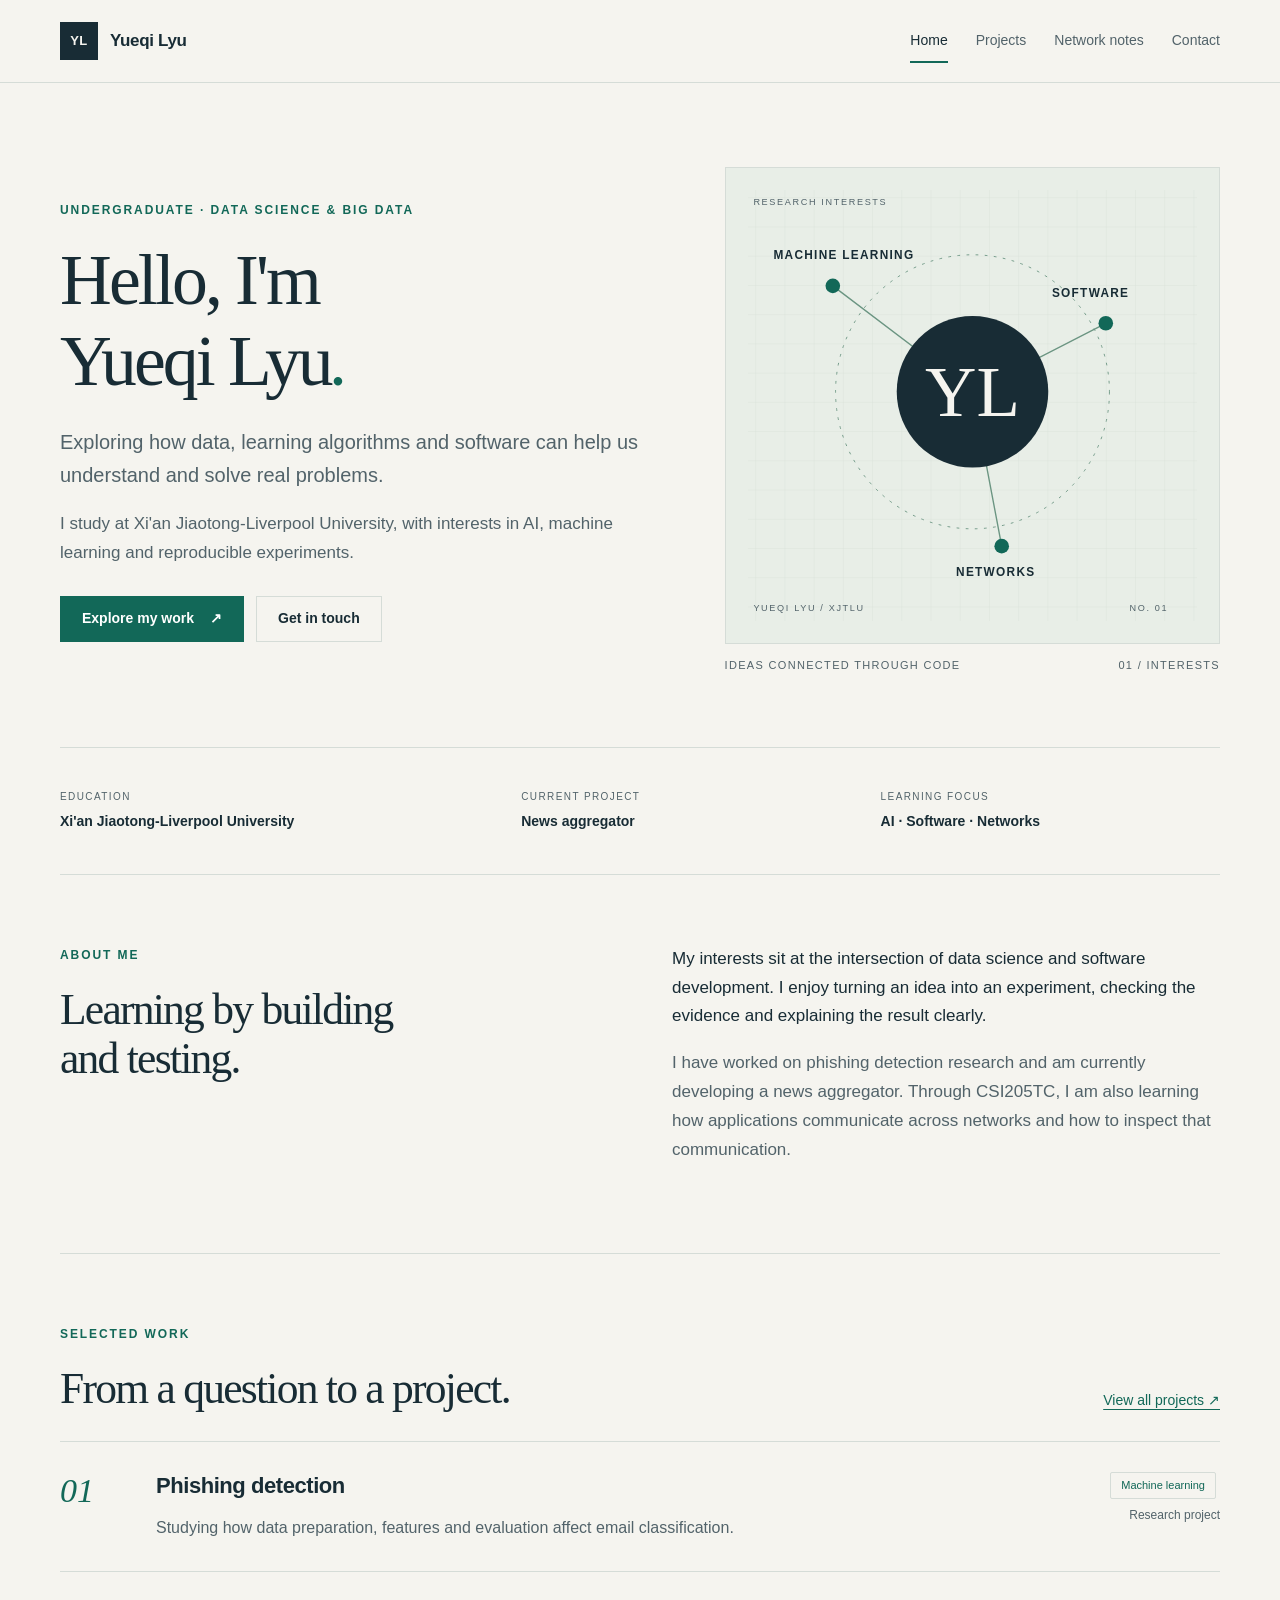
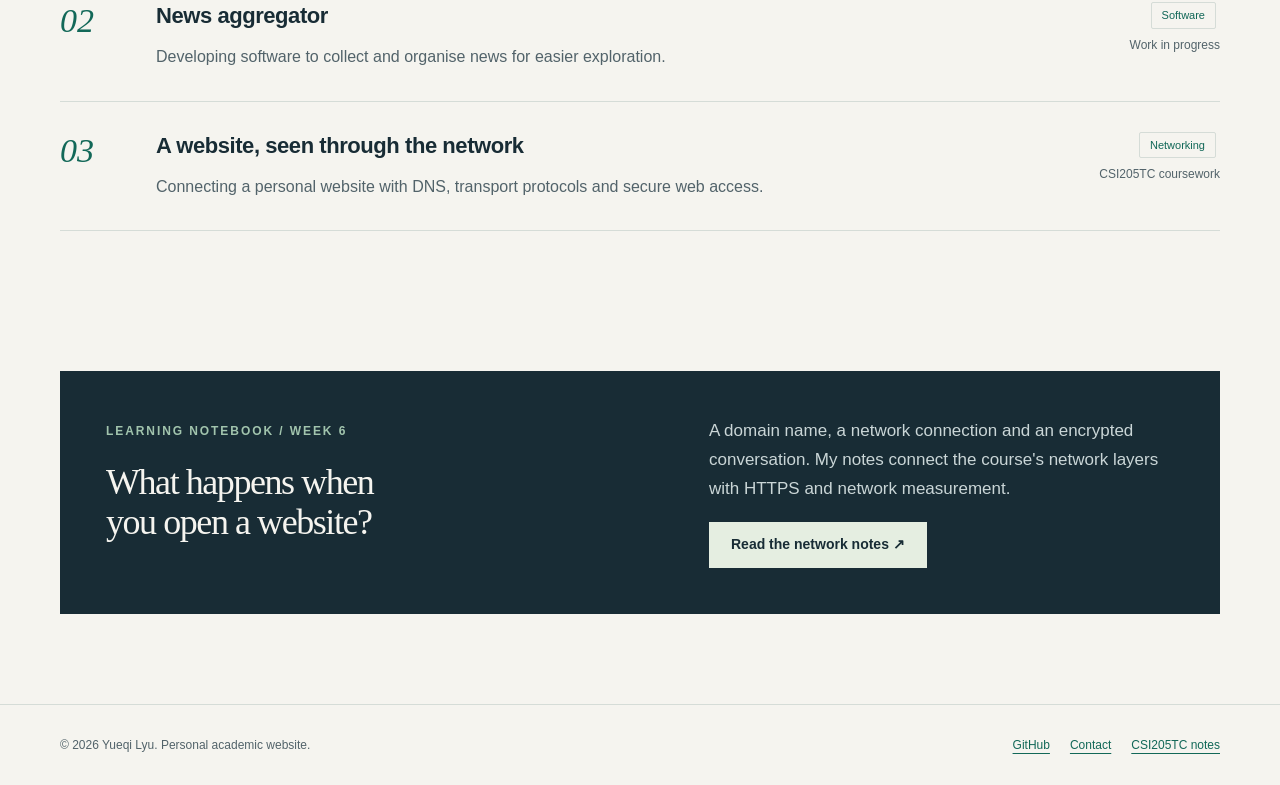
<file: index.html>
<!DOCTYPE html>
<html lang="en">
<head>
  <meta charset="UTF-8">
  <meta name="viewport" content="width=device-width, initial-scale=1">
  <title>Home | Yueqi Lyu</title>
  <meta name="description" content="Yueqi Lyu, an undergraduate at XJTLU exploring machine learning, software development and computer networks.">
  <meta name="theme-color" content="#182c35">
  <meta name="referrer" content="strict-origin-when-cross-origin">
  <link rel="icon" href="assets/favicon.svg" type="image/svg+xml">
  <link rel="stylesheet" href="css/style.css">
  <script src="js/main.js" defer></script>
</head>
<body>
<a class="skip-link" href="#main">Skip to content</a>
<header class="site-header">
  <div class="wrap header-inner">
    <a class="brand" href="index.html" aria-label="Yueqi Lyu, home"><span class="brand-mark" aria-hidden="true">YL</span>Yueqi Lyu</a>
    <button class="menu-toggle" type="button" aria-expanded="false" aria-controls="site-nav">Menu</button>
    <nav class="site-nav" id="site-nav" aria-label="Main navigation"><ul class="nav-list"><li><a href="index.html" aria-current="page">Home</a></li><li><a href="projects.html">Projects</a></li><li><a href="network.html">Network notes</a></li><li><a href="contact.html">Contact</a></li></ul></nav>
  </div>
</header>
<main class="wrap" id="main">

<!-- Personal information is deliberately written in HTML for easy editing. -->
<section class="hero" aria-labelledby="home-title">
  <div>
    <p class="eyebrow">Undergraduate · Data Science &amp; Big Data</p>
    <h1 id="home-title">Hello, I'm<br>Yueqi Lyu<span class="hero-title-note">.</span></h1>
    <p class="lead">Exploring how data, learning algorithms and software can help us understand and solve real problems.</p>
    <p class="muted">I study at Xi'an Jiaotong-Liverpool University, with interests in AI, machine learning and reproducible experiments.</p>
    <div class="actions"><a class="button" href="projects.html">Explore my work <span aria-hidden="true">↗</span></a><a class="button secondary" href="contact.html">Get in touch</a></div>
  </div>
  <figure class="hero-figure"><img src="assets/research-map.svg" width="540" height="520" alt="A conceptual map linking Yueqi Lyu's interests in machine learning, software and networks."><figcaption><span>Ideas connected through code</span><span>01 / Interests</span></figcaption></figure>
</section>
<div class="meta-strip" aria-label="Profile summary">
  <dl><dt>Education</dt><dd>Xi'an Jiaotong-Liverpool University</dd></dl>
  <dl><dt>Current project</dt><dd>News aggregator</dd></dl>
  <dl><dt>Learning focus</dt><dd>AI · Software · Networks</dd></dl>
</div>
<section class="section two-col" id="about" aria-labelledby="about-title">
  <div><p class="eyebrow">About me</p><h2 id="about-title">Learning by building<br>and testing.</h2></div>
  <div><p>My interests sit at the intersection of data science and software development. I enjoy turning an idea into an experiment, checking the evidence and explaining the result clearly.</p><p class="muted">I have worked on phishing detection research and am currently developing a news aggregator. Through CSI205TC, I am also learning how applications communicate across networks and how to inspect that communication.</p></div>
</section>
<section class="section rule-top" aria-labelledby="work-title">
  <div class="section-heading"><div><p class="eyebrow">Selected work</p><h2 id="work-title">From a question to a project.</h2></div><a href="projects.html">View all projects ↗</a></div>
  <div class="project-list">
    <article class="project-row"><span class="project-number" aria-hidden="true">01</span><div><h3><a href="projects.html#phishing">Phishing detection</a></h3><p>Studying how data preparation, features and evaluation affect email classification.</p></div><div class="project-meta"><span class="tag">Machine learning</span><br>Research project</div></article>
    <article class="project-row"><span class="project-number" aria-hidden="true">02</span><div><h3><a href="projects.html#news">News aggregator</a></h3><p>Developing software to collect and organise news for easier exploration.</p></div><div class="project-meta"><span class="tag">Software</span><br>Work in progress</div></article>
    <article class="project-row"><span class="project-number" aria-hidden="true">03</span><div><h3><a href="projects.html#networking">A website, seen through the network</a></h3><p>Connecting a personal website with DNS, transport protocols and secure web access.</p></div><div class="project-meta"><span class="tag">Networking</span><br>CSI205TC coursework</div></article>
  </div>
</section>
<section class="section" aria-labelledby="network-intro"><div class="note-panel"><div><p class="eyebrow">Learning notebook / Week 6</p><h2 id="network-intro">What happens when<br>you open a website?</h2></div><div><p>A domain name, a network connection and an encrypted conversation. My notes connect the course's network layers with HTTPS and network measurement.</p><a class="button" href="network.html">Read the network notes ↗</a></div></div></section>

</main>
<footer class="site-footer">
  <div class="wrap footer-inner">
    <p>&copy; 2026 Yueqi Lyu. Personal academic website.</p>
    <div class="footer-links"><a href="https://github.com/Yuelyu24">GitHub</a><a href="contact.html">Contact</a><a href="network.html">CSI205TC notes</a></div>
  </div>
</footer>
</body>
</html>
</file>
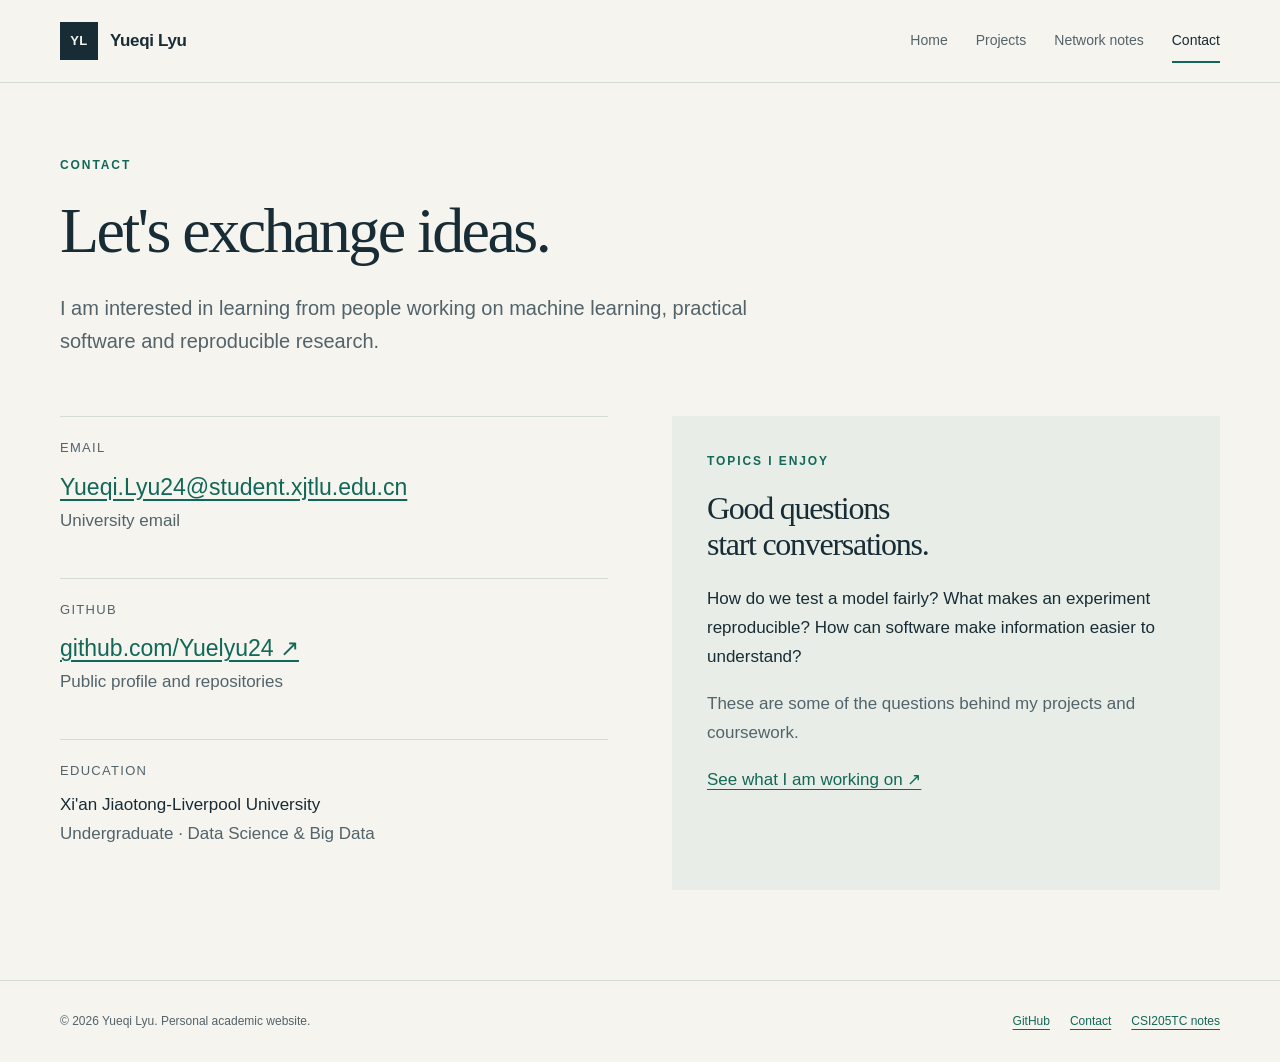
<file: contact.html>
<!DOCTYPE html>
<html lang="en">
<head>
  <meta charset="UTF-8">
  <meta name="viewport" content="width=device-width, initial-scale=1">
  <title>Contact | Yueqi Lyu</title>
  <meta name="description" content="Contact Yueqi Lyu about machine learning, reproducible experiments and software development.">
  <meta name="theme-color" content="#182c35">
  <meta name="referrer" content="strict-origin-when-cross-origin">
  <link rel="icon" href="assets/favicon.svg" type="image/svg+xml">
  <link rel="stylesheet" href="css/style.css">
  <script src="js/main.js" defer></script>
</head>
<body>
<a class="skip-link" href="#main">Skip to content</a>
<header class="site-header">
  <div class="wrap header-inner">
    <a class="brand" href="index.html" aria-label="Yueqi Lyu, home"><span class="brand-mark" aria-hidden="true">YL</span>Yueqi Lyu</a>
    <button class="menu-toggle" type="button" aria-expanded="false" aria-controls="site-nav">Menu</button>
    <nav class="site-nav" id="site-nav" aria-label="Main navigation"><ul class="nav-list"><li><a href="index.html">Home</a></li><li><a href="projects.html">Projects</a></li><li><a href="network.html">Network notes</a></li><li><a href="contact.html" aria-current="page">Contact</a></li></ul></nav>
  </div>
</header>
<main class="wrap" id="main">

<header class="page-heading"><p class="eyebrow">Contact</p><h1>Let's exchange ideas.</h1><p class="lead">I am interested in learning from people working on machine learning, practical software and reproducible research.</p></header>
<div class="contact-grid"><div>
  <section class="contact-entry" aria-labelledby="email-title"><h2 id="email-title">Email</h2><a href="mailto:Yueqi.Lyu24@student.xjtlu.edu.cn">Yueqi.Lyu24@student.xjtlu.edu.cn</a><p class="muted">University email</p></section>
  <section class="contact-entry" aria-labelledby="github-title"><h2 id="github-title">GitHub</h2><a href="https://github.com/Yuelyu24">github.com/Yuelyu24 ↗</a><p class="muted">Public profile and repositories</p></section>
  <section class="contact-entry" aria-labelledby="university-title"><h2 id="university-title">Education</h2><p>Xi'an Jiaotong-Liverpool University<br><span class="muted">Undergraduate · Data Science &amp; Big Data</span></p></section>
</div><aside class="contact-aside"><p class="eyebrow">Topics I enjoy</p><h2>Good questions<br>start conversations.</h2><p>How do we test a model fairly? What makes an experiment reproducible? How can software make information easier to understand?</p><p class="muted">These are some of the questions behind my projects and coursework.</p><a href="projects.html">See what I am working on ↗</a></aside></div>

</main>
<footer class="site-footer">
  <div class="wrap footer-inner">
    <p>&copy; 2026 Yueqi Lyu. Personal academic website.</p>
    <div class="footer-links"><a href="https://github.com/Yuelyu24">GitHub</a><a href="contact.html">Contact</a><a href="network.html">CSI205TC notes</a></div>
  </div>
</footer>
</body>
</html>
</file>
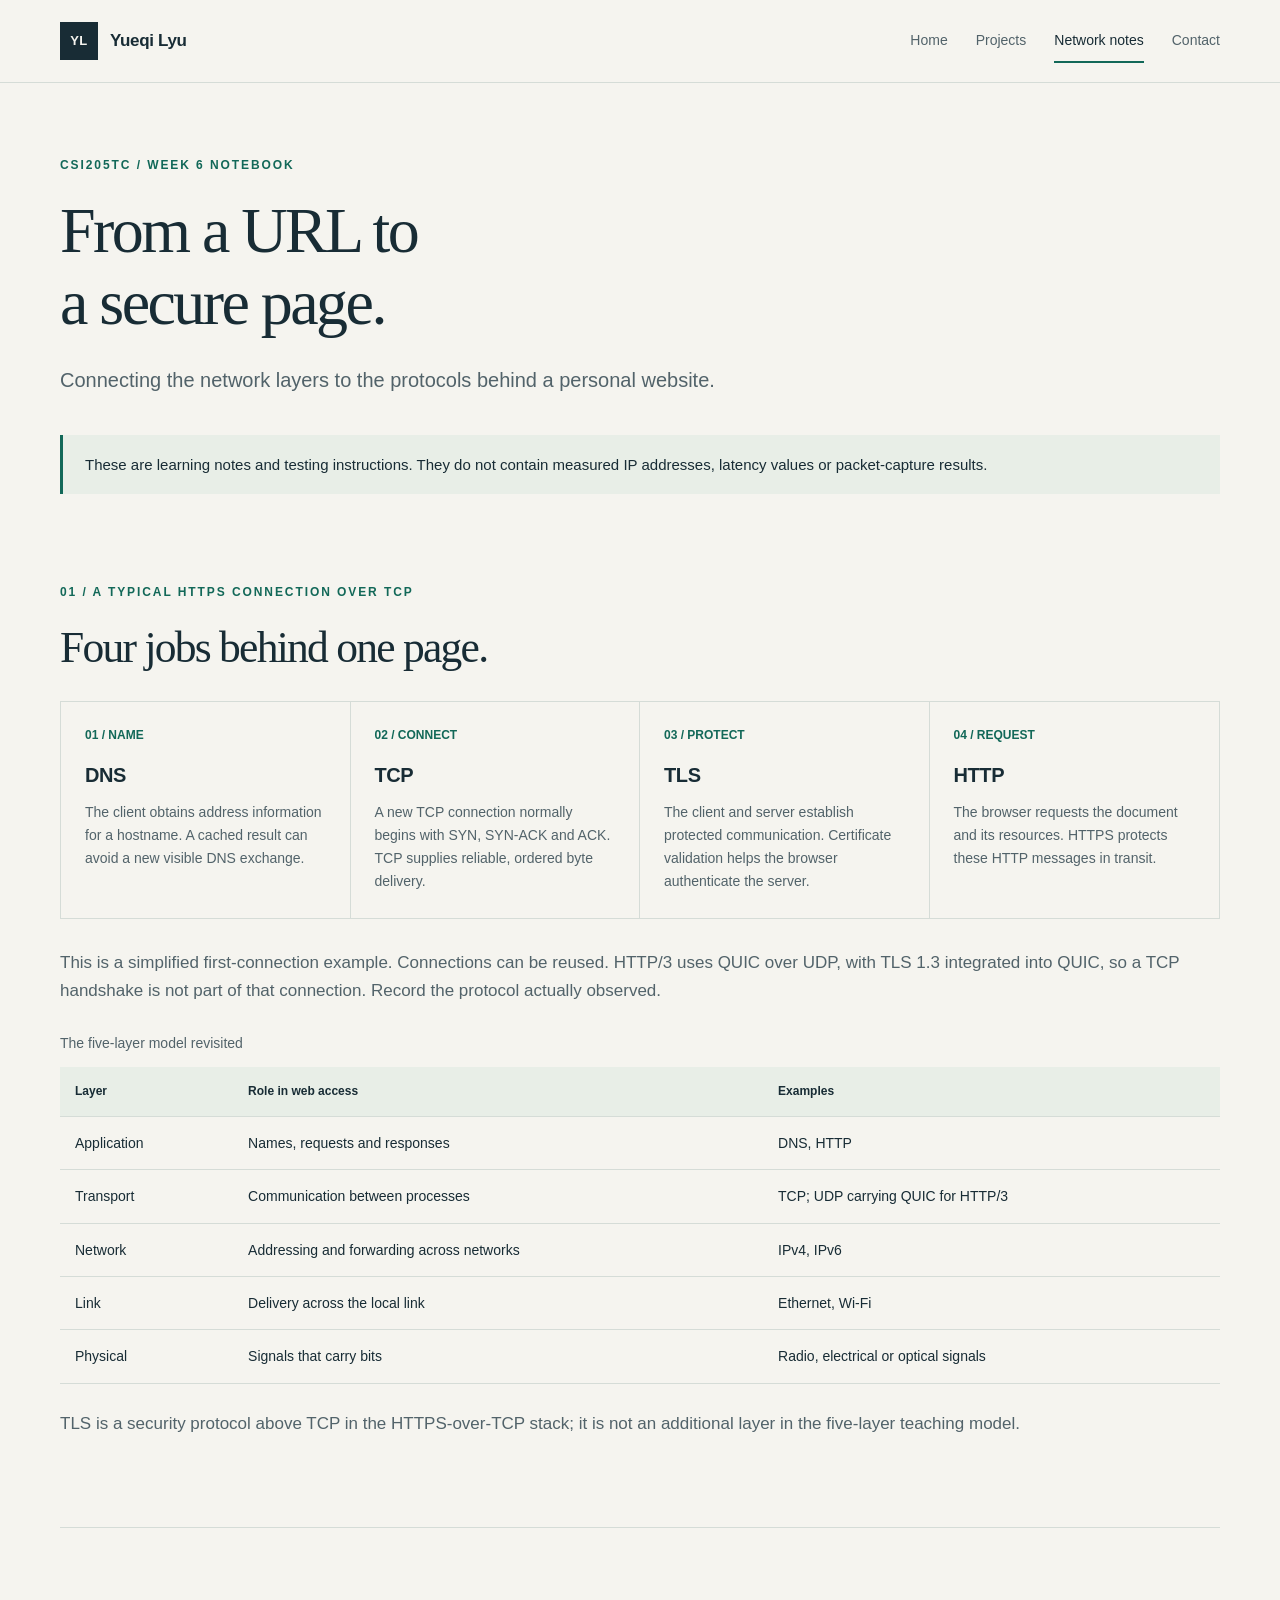
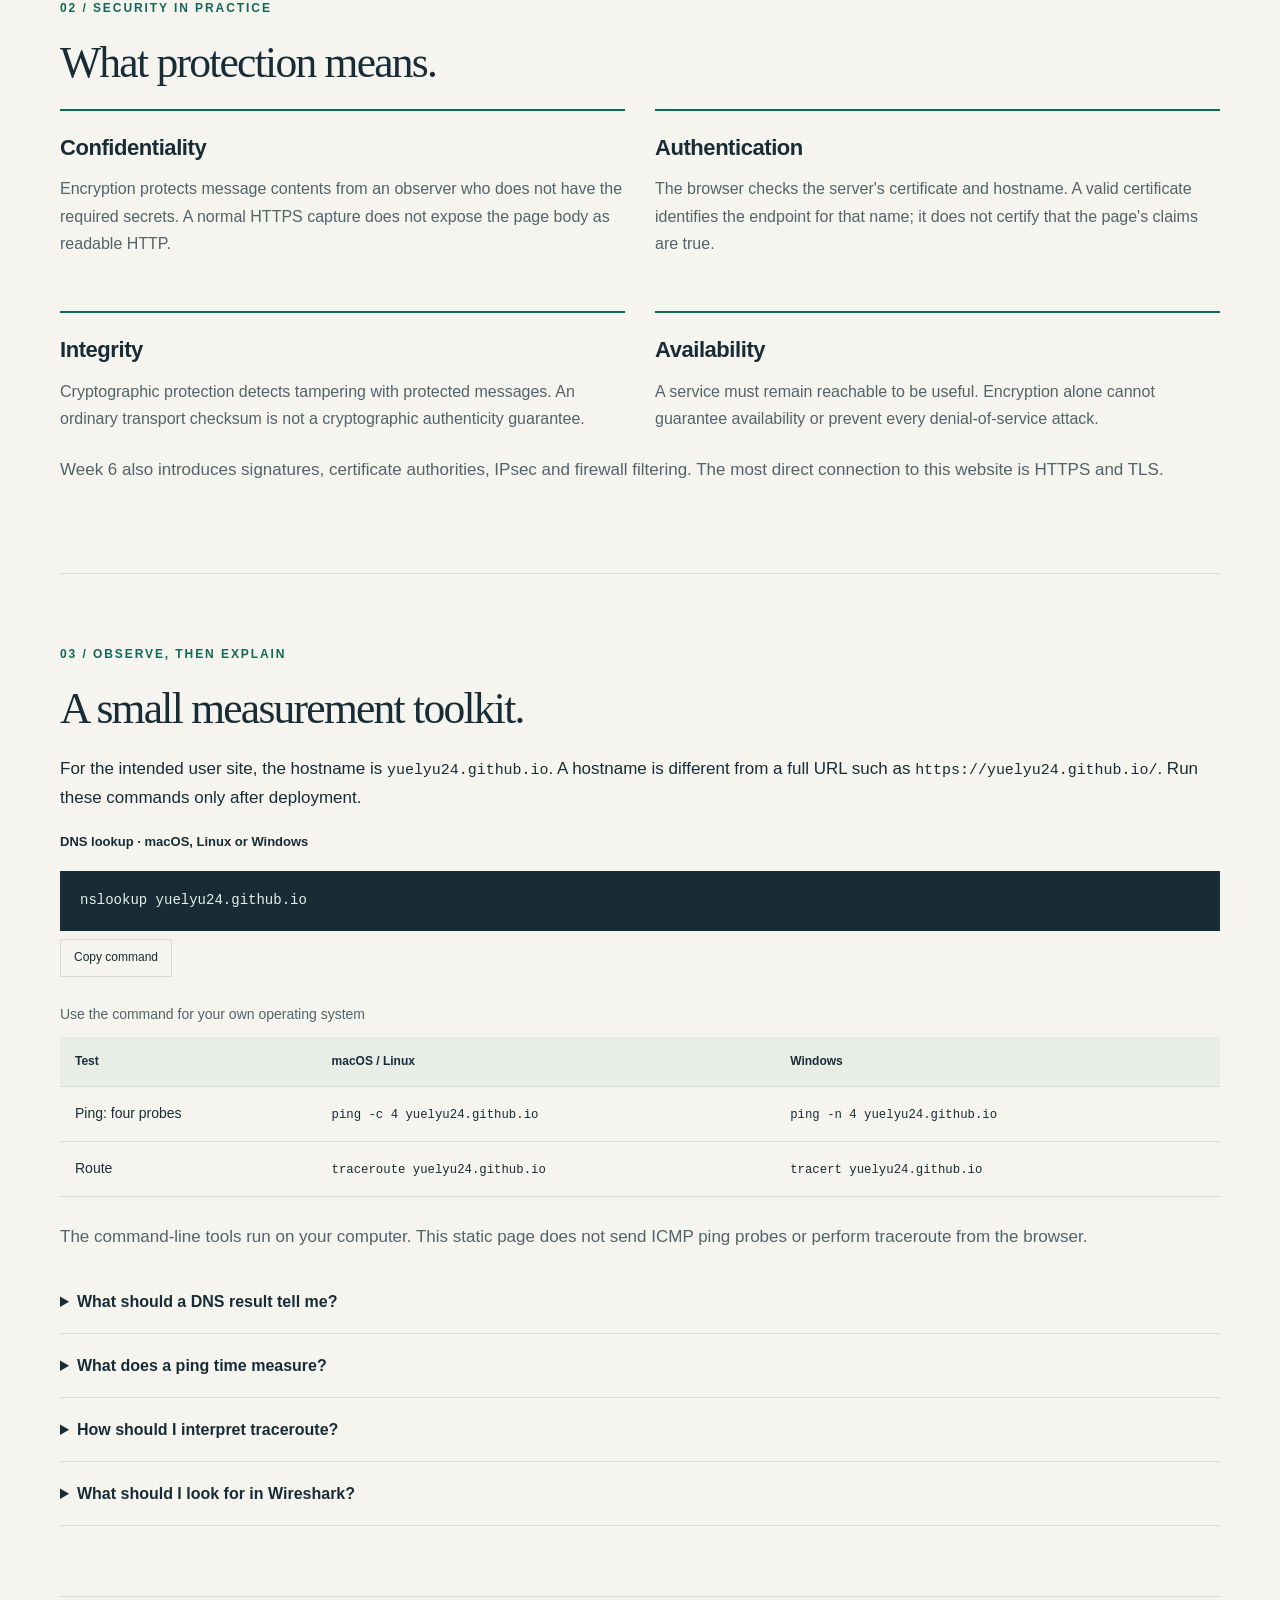
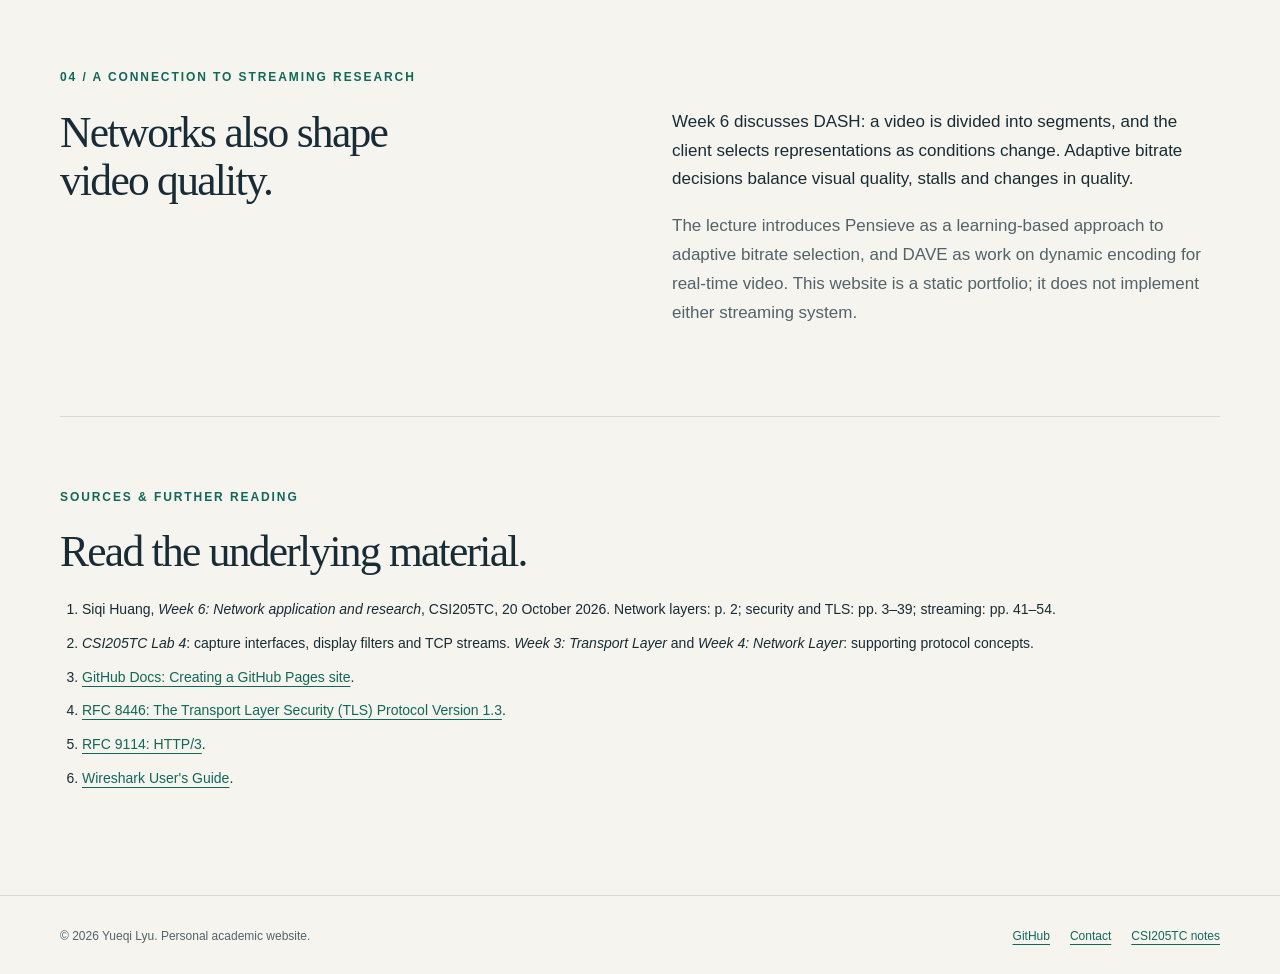
<file: network.html>
<!DOCTYPE html>
<html lang="en">
<head>
  <meta charset="UTF-8">
  <meta name="viewport" content="width=device-width, initial-scale=1">
  <title>Network notes | Yueqi Lyu</title>
  <meta name="description" content="A CSI205TC learning notebook on DNS, TCP, HTTPS, TLS and practical network analysis.">
  <meta name="theme-color" content="#182c35">
  <meta name="referrer" content="strict-origin-when-cross-origin">
  <link rel="icon" href="assets/favicon.svg" type="image/svg+xml">
  <link rel="stylesheet" href="css/style.css">
  <script src="js/main.js" defer></script>
</head>
<body>
<a class="skip-link" href="#main">Skip to content</a>
<header class="site-header">
  <div class="wrap header-inner">
    <a class="brand" href="index.html" aria-label="Yueqi Lyu, home"><span class="brand-mark" aria-hidden="true">YL</span>Yueqi Lyu</a>
    <button class="menu-toggle" type="button" aria-expanded="false" aria-controls="site-nav">Menu</button>
    <nav class="site-nav" id="site-nav" aria-label="Main navigation"><ul class="nav-list"><li><a href="index.html">Home</a></li><li><a href="projects.html">Projects</a></li><li><a href="network.html" aria-current="page">Network notes</a></li><li><a href="contact.html">Contact</a></li></ul></nav>
  </div>
</header>
<main class="wrap" id="main">

<header class="page-heading"><p class="eyebrow">CSI205TC / Week 6 notebook</p><h1>From a URL to<br>a secure page.</h1><p class="lead">Connecting the network layers to the protocols behind a personal website.</p></header>
<p class="callout">These are learning notes and testing instructions. They do not contain measured IP addresses, latency values or packet-capture results.</p>
<section class="section" aria-labelledby="journey-title"><p class="eyebrow">01 / A typical HTTPS connection over TCP</p><h2 id="journey-title">Four jobs behind one page.</h2>
  <div class="protocol-grid">
    <article class="protocol-step"><p class="number">01 / NAME</p><h3>DNS</h3><p>The client obtains address information for a hostname. A cached result can avoid a new visible DNS exchange.</p></article>
    <article class="protocol-step"><p class="number">02 / CONNECT</p><h3>TCP</h3><p>A new TCP connection normally begins with SYN, SYN-ACK and ACK. TCP supplies reliable, ordered byte delivery.</p></article>
    <article class="protocol-step"><p class="number">03 / PROTECT</p><h3>TLS</h3><p>The client and server establish protected communication. Certificate validation helps the browser authenticate the server.</p></article>
    <article class="protocol-step"><p class="number">04 / REQUEST</p><h3>HTTP</h3><p>The browser requests the document and its resources. HTTPS protects these HTTP messages in transit.</p></article>
  </div>
  <p class="muted">This is a simplified first-connection example. Connections can be reused. HTTP/3 uses QUIC over UDP, with TLS 1.3 integrated into QUIC, so a TCP handshake is not part of that connection. Record the protocol actually observed.</p>
  <div class="table-scroll"><table><caption>The five-layer model revisited</caption><thead><tr><th scope="col">Layer</th><th scope="col">Role in web access</th><th scope="col">Examples</th></tr></thead><tbody>
  <tr><td>Application</td><td>Names, requests and responses</td><td>DNS, HTTP</td></tr><tr><td>Transport</td><td>Communication between processes</td><td>TCP; UDP carrying QUIC for HTTP/3</td></tr><tr><td>Network</td><td>Addressing and forwarding across networks</td><td>IPv4, IPv6</td></tr><tr><td>Link</td><td>Delivery across the local link</td><td>Ethernet, Wi-Fi</td></tr><tr><td>Physical</td><td>Signals that carry bits</td><td>Radio, electrical or optical signals</td></tr>
  </tbody></table></div><p class="muted">TLS is a security protocol above TCP in the HTTPS-over-TCP stack; it is not an additional layer in the five-layer teaching model.</p>
</section>
<section class="section rule-top" aria-labelledby="security-title"><p class="eyebrow">02 / Security in practice</p><h2 id="security-title">What protection means.</h2><div class="concept-grid">
  <article class="concept"><h3>Confidentiality</h3><p>Encryption protects message contents from an observer who does not have the required secrets. A normal HTTPS capture does not expose the page body as readable HTTP.</p></article>
  <article class="concept"><h3>Authentication</h3><p>The browser checks the server's certificate and hostname. A valid certificate identifies the endpoint for that name; it does not certify that the page's claims are true.</p></article>
  <article class="concept"><h3>Integrity</h3><p>Cryptographic protection detects tampering with protected messages. An ordinary transport checksum is not a cryptographic authenticity guarantee.</p></article>
  <article class="concept"><h3>Availability</h3><p>A service must remain reachable to be useful. Encryption alone cannot guarantee availability or prevent every denial-of-service attack.</p></article>
</div><p class="muted">Week 6 also introduces signatures, certificate authorities, IPsec and firewall filtering. The most direct connection to this website is HTTPS and TLS.</p></section>
<section class="section rule-top" aria-labelledby="measure-title"><p class="eyebrow">03 / Observe, then explain</p><h2 id="measure-title">A small measurement toolkit.</h2><p>For the intended user site, the hostname is <code>yuelyu24.github.io</code>. A hostname is different from a full URL such as <code>https://yuelyu24.github.io/</code>. Run these commands only after deployment.</p>
<div class="command-block"><p class="command-label">DNS lookup · macOS, Linux or Windows</p><pre><code id="dns-command">nslookup yuelyu24.github.io</code></pre><button class="copy-button" type="button" data-copy-target="dns-command" hidden>Copy command</button><span class="copy-status" role="status" aria-live="polite"></span></div>
<div class="table-scroll"><table><caption>Use the command for your own operating system</caption><thead><tr><th scope="col">Test</th><th scope="col">macOS / Linux</th><th scope="col">Windows</th></tr></thead><tbody><tr><td>Ping: four probes</td><td><code>ping -c 4 yuelyu24.github.io</code></td><td><code>ping -n 4 yuelyu24.github.io</code></td></tr><tr><td>Route</td><td><code>traceroute yuelyu24.github.io</code></td><td><code>tracert yuelyu24.github.io</code></td></tr></tbody></table></div>
<p class="muted">The command-line tools run on your computer. This static page does not send ICMP ping probes or perform traceroute from the browser.</p>
<details><summary>What should a DNS result tell me?</summary><p>Distinguish the resolver's address from the website's returned addresses. Record any A and AAAA answers, the query time and the address the browser actually used. Shared hosting can return several addresses, and a later answer can differ.</p></details>
<details><summary>What does a ping time measure?</summary><p>It is a round-trip observation for an ICMP Echo exchange, not the full page-load time. Report sent and received counts, loss and available RTT statistics. If all probes time out, report the timeout; it does not by itself prove that HTTPS is unavailable.</p></details>
<details><summary>How should I interpret traceroute?</summary><p>It probes with increasing TTL or Hop Limit to reveal responding hops. An asterisk means no response arrived within that probe's wait period. Filtering, rate limits and routing changes can make the observed route incomplete.</p></details>
<details><summary>What should I look for in Wireshark?</summary><p>Start the capture before opening the site. Use the active interface, identify the server address and inspect the relevant stream. For a TCP-based HTTPS session, look for the handshake and TLS traffic. HTTP/3 may appear as QUIC over UDP instead. Browser developer tools can show HTTP request details that are encrypted in the packet capture.</p></details>
</section>
<section class="section rule-top" aria-labelledby="stream-title"><p class="eyebrow">04 / A connection to streaming research</p><div class="two-col"><div><h2 id="stream-title">Networks also shape<br>video quality.</h2></div><div><p>Week 6 discusses DASH: a video is divided into segments, and the client selects representations as conditions change. Adaptive bitrate decisions balance visual quality, stalls and changes in quality.</p><p class="muted">The lecture introduces Pensieve as a learning-based approach to adaptive bitrate selection, and DAVE as work on dynamic encoding for real-time video. This website is a static portfolio; it does not implement either streaming system.</p></div></div></section>
<section class="section rule-top" aria-labelledby="references-title"><p class="eyebrow">Sources &amp; further reading</p><h2 id="references-title">Read the underlying material.</h2><ol class="references">
  <li>Siqi Huang, <cite>Week 6: Network application and research</cite>, CSI205TC, 20 October 2026. Network layers: p. 2; security and TLS: pp. 3–39; streaming: pp. 41–54.</li>
  <li><cite>CSI205TC Lab 4</cite>: capture interfaces, display filters and TCP streams. <cite>Week 3: Transport Layer</cite> and <cite>Week 4: Network Layer</cite>: supporting protocol concepts.</li>
  <li><a href="https://docs.github.com/en/pages/getting-started-with-github-pages/creating-a-github-pages-site">GitHub Docs: Creating a GitHub Pages site</a>.</li>
  <li><a href="https://www.rfc-editor.org/rfc/rfc8446">RFC 8446: The Transport Layer Security (TLS) Protocol Version 1.3</a>.</li>
  <li><a href="https://www.rfc-editor.org/rfc/rfc9114">RFC 9114: HTTP/3</a>.</li>
  <li><a href="https://www.wireshark.org/docs/wsug_html_chunked/">Wireshark User's Guide</a>.</li>
</ol></section>

</main>
<footer class="site-footer">
  <div class="wrap footer-inner">
    <p>&copy; 2026 Yueqi Lyu. Personal academic website.</p>
    <div class="footer-links"><a href="https://github.com/Yuelyu24">GitHub</a><a href="contact.html">Contact</a><a href="network.html">CSI205TC notes</a></div>
  </div>
</footer>
</body>
</html>
</file>
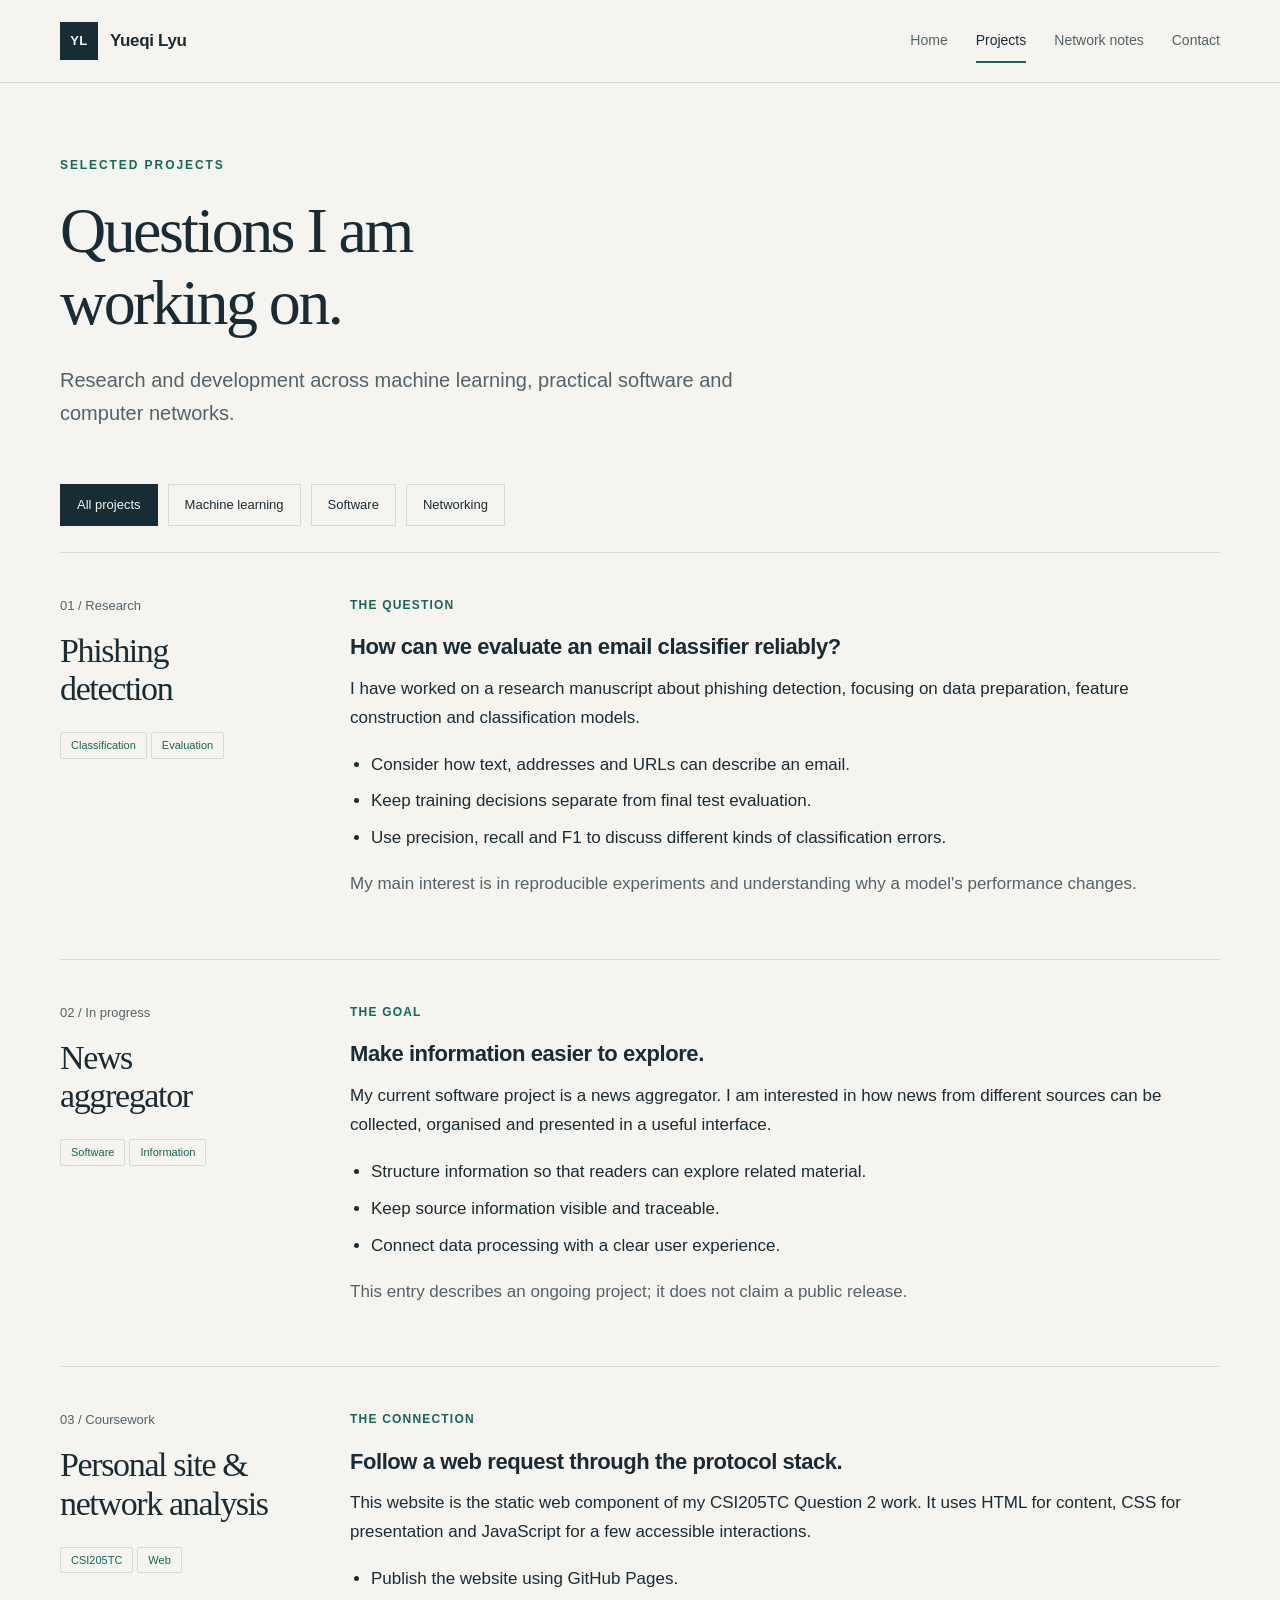
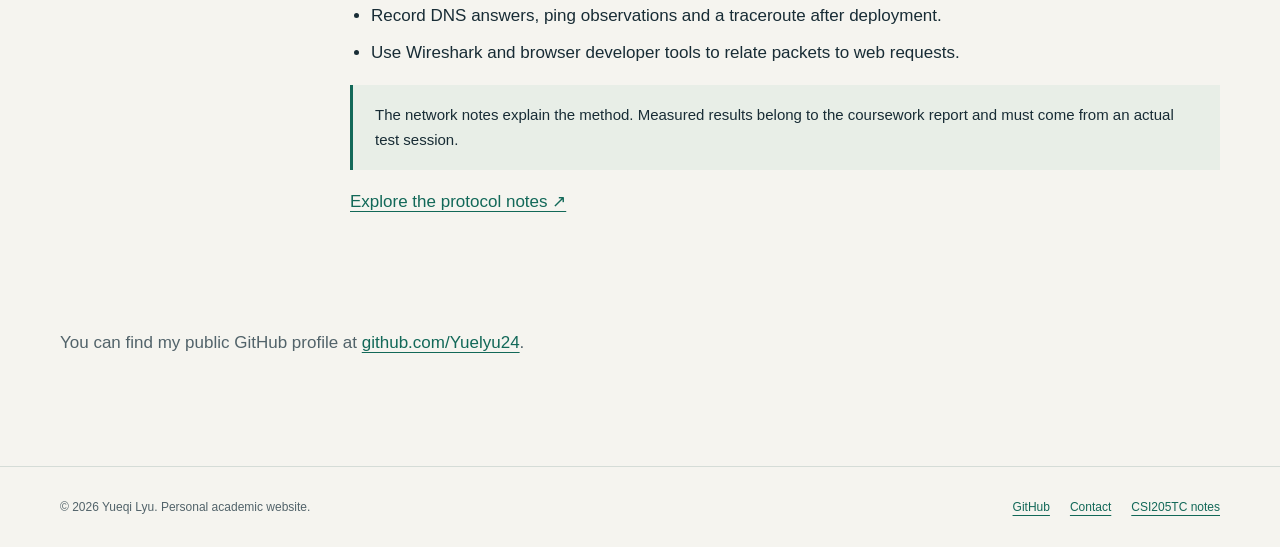
<file: projects.html>
<!DOCTYPE html>
<html lang="en">
<head>
  <meta charset="UTF-8">
  <meta name="viewport" content="width=device-width, initial-scale=1">
  <title>Projects | Yueqi Lyu</title>
  <meta name="description" content="Selected projects in phishing detection, news aggregation and network analysis by Yueqi Lyu.">
  <meta name="theme-color" content="#182c35">
  <meta name="referrer" content="strict-origin-when-cross-origin">
  <link rel="icon" href="assets/favicon.svg" type="image/svg+xml">
  <link rel="stylesheet" href="css/style.css">
  <script src="js/main.js" defer></script>
</head>
<body>
<a class="skip-link" href="#main">Skip to content</a>
<header class="site-header">
  <div class="wrap header-inner">
    <a class="brand" href="index.html" aria-label="Yueqi Lyu, home"><span class="brand-mark" aria-hidden="true">YL</span>Yueqi Lyu</a>
    <button class="menu-toggle" type="button" aria-expanded="false" aria-controls="site-nav">Menu</button>
    <nav class="site-nav" id="site-nav" aria-label="Main navigation"><ul class="nav-list"><li><a href="index.html">Home</a></li><li><a href="projects.html" aria-current="page">Projects</a></li><li><a href="network.html">Network notes</a></li><li><a href="contact.html">Contact</a></li></ul></nav>
  </div>
</header>
<main class="wrap" id="main">

<header class="page-heading"><p class="eyebrow">Selected projects</p><h1>Questions I am<br>working on.</h1><p class="lead">Research and development across machine learning, practical software and computer networks.</p></header>
<div class="filters" role="group" aria-label="Filter projects by topic" hidden>
  <button class="filter-btn" type="button" data-filter="all" aria-pressed="true">All projects</button>
  <button class="filter-btn" type="button" data-filter="ml" aria-pressed="false">Machine learning</button>
  <button class="filter-btn" type="button" data-filter="software" aria-pressed="false">Software</button>
  <button class="filter-btn" type="button" data-filter="networks" aria-pressed="false">Networking</button>
</div>
<p class="sr-only" id="filter-status" role="status" aria-live="polite"></p>
<article class="project-detail" id="phishing" data-category="ml"><div><p class="index">01 / Research</p><h2>Phishing<br>detection</h2><span class="tag">Classification</span><span class="tag">Evaluation</span></div><div><p class="detail-label">The question</p><h3>How can we evaluate an email classifier reliably?</h3><p>I have worked on a research manuscript about phishing detection, focusing on data preparation, feature construction and classification models.</p><ul><li>Consider how text, addresses and URLs can describe an email.</li><li>Keep training decisions separate from final test evaluation.</li><li>Use precision, recall and F1 to discuss different kinds of classification errors.</li></ul><p class="muted">My main interest is in reproducible experiments and understanding why a model's performance changes.</p></div></article>
<article class="project-detail" id="news" data-category="software"><div><p class="index">02 / In progress</p><h2>News<br>aggregator</h2><span class="tag">Software</span><span class="tag">Information</span></div><div><p class="detail-label">The goal</p><h3>Make information easier to explore.</h3><p>My current software project is a news aggregator. I am interested in how news from different sources can be collected, organised and presented in a useful interface.</p><ul><li>Structure information so that readers can explore related material.</li><li>Keep source information visible and traceable.</li><li>Connect data processing with a clear user experience.</li></ul><p class="muted">This entry describes an ongoing project; it does not claim a public release.</p></div></article>
<article class="project-detail" id="networking" data-category="networks software"><div><p class="index">03 / Coursework</p><h2>Personal site &amp;<br>network analysis</h2><span class="tag">CSI205TC</span><span class="tag">Web</span></div><div><p class="detail-label">The connection</p><h3>Follow a web request through the protocol stack.</h3><p>This website is the static web component of my CSI205TC Question 2 work. It uses HTML for content, CSS for presentation and JavaScript for a few accessible interactions.</p><ul><li>Publish the website using GitHub Pages.</li><li>Record DNS answers, ping observations and a traceroute after deployment.</li><li>Use Wireshark and browser developer tools to relate packets to web requests.</li></ul><p class="callout">The network notes explain the method. Measured results belong to the coursework report and must come from an actual test session.</p><a href="network.html">Explore the protocol notes ↗</a></div></article>
<section class="section"><p class="muted">You can find my public GitHub profile at <a href="https://github.com/Yuelyu24">github.com/Yuelyu24</a>.</p></section>

</main>
<footer class="site-footer">
  <div class="wrap footer-inner">
    <p>&copy; 2026 Yueqi Lyu. Personal academic website.</p>
    <div class="footer-links"><a href="https://github.com/Yuelyu24">GitHub</a><a href="contact.html">Contact</a><a href="network.html">CSI205TC notes</a></div>
  </div>
</footer>
</body>
</html>
</file>
<file: css/style.css>
/* Shared, dependency-free styles. Edit the palette here. */
:root{--paper:#f5f4ef;--white:#fff;--ink:#182c35;--muted:#52636a;--teal:#126858;--line:#d5dcd7;--soft:#e8eee7;--orange:#ad4e2b;--max:1160px}
*{box-sizing:border-box}
html{scroll-behavior:smooth;scroll-padding-top:95px}
body{margin:0;background:var(--paper);color:var(--ink);font-family:Arial,Helvetica,sans-serif;font-size:17px;line-height:1.7}
img,svg{max-width:100%;height:auto}
a{color:var(--teal);text-underline-offset:4px}
a:hover{text-decoration-thickness:2px}
button,input,textarea{font:inherit}
button,a{-webkit-tap-highlight-color:transparent}
button{cursor:pointer}
:focus-visible{outline:3px solid var(--orange);outline-offset:5px}
[hidden]{display:none!important}
.wrap{width:min(var(--max),calc(100% - 64px));margin-inline:auto}
.skip-link{position:fixed;top:10px;left:16px;transform:translateY(-180%);background:var(--ink);color:white;padding:10px 18px;z-index:20}
.skip-link:focus{transform:translateY(0)}
.site-header{position:sticky;top:0;z-index:10;background:rgba(245,244,239,.97);border-bottom:1px solid var(--line)}
.header-inner{min-height:82px;display:flex;align-items:center;justify-content:space-between;gap:24px}
.brand{display:flex;align-items:center;gap:12px;text-decoration:none;font-weight:700;color:var(--ink);letter-spacing:-.02em;white-space:nowrap}
.brand-mark{display:grid;place-items:center;width:38px;height:38px;background:var(--ink);color:var(--paper);font-size:13px;letter-spacing:.03em}
.nav-list{list-style:none;display:flex;align-items:center;gap:28px;margin:0;padding:0}
.nav-list a{font-size:14px;text-decoration:none;color:var(--muted);display:block;padding:10px 0}
.nav-list a[aria-current=page]{color:var(--ink);box-shadow:inset 0 -2px var(--teal)}
.nav-list a:hover{color:var(--teal)}
.menu-toggle{display:none;border:1px solid var(--line);background:transparent;padding:6px 13px;color:var(--ink)}
.eyebrow{font-size:12px;letter-spacing:.16em;text-transform:uppercase;font-weight:700;color:var(--teal);margin:0 0 20px}
.hero{display:grid;grid-template-columns:1.2fr 1fr;gap:70px;align-items:center;padding-block:84px 72px}
h1,h2,h3,p{margin-top:0}
h1,h2{font-family:Georgia,'Times New Roman',serif;font-weight:400;letter-spacing:-.04em;line-height:1.12}
h1{font-size:clamp(46px,5.6vw,76px);margin-bottom:25px}
h2{font-size:clamp(30px,3.4vw,46px);margin-bottom:22px}
h3{font-size:22px;line-height:1.3;letter-spacing:-.02em;margin-bottom:13px}
p{margin-bottom:18px}
.lead{font-size:20px;line-height:1.65;color:var(--muted);max-width:700px}
.muted{color:var(--muted)}
.hero-title-note{font-style:italic;color:var(--teal)}
.actions{display:flex;flex-wrap:wrap;gap:12px;margin-top:28px}
.button{display:inline-flex;align-items:center;justify-content:center;gap:16px;min-height:46px;padding:10px 21px;background:var(--teal);color:#fff;text-decoration:none;border:1px solid var(--teal);font-size:14px;font-weight:700;line-height:1.4}
.button:hover{background:#0b5145;color:white}
.button.secondary{background:transparent;color:var(--ink);border-color:var(--line)}
.button.secondary:hover{border-color:var(--ink)}
.hero-figure{margin:0;position:relative}
.hero-figure img{display:block;width:100%;border:1px solid var(--line)}
.hero-figure figcaption{display:flex;justify-content:space-between;font-size:11px;letter-spacing:.12em;text-transform:uppercase;color:var(--muted);padding-top:12px}
.meta-strip{display:grid;grid-template-columns:1.3fr 1fr 1fr;border-top:1px solid var(--line);border-bottom:1px solid var(--line);padding-block:23px;gap:20px}
.meta-strip dt{font-size:10px;text-transform:uppercase;letter-spacing:.14em;color:var(--muted);margin-bottom:5px}
.meta-strip dd{margin:0;font-size:14px;font-weight:700}
.section{padding-block:70px}
.section-heading{display:flex;align-items:end;justify-content:space-between;gap:30px;margin-bottom:28px}
.section-heading h2{margin-bottom:0}
.section-heading a{font-size:14px;white-space:nowrap}
.two-col{display:grid;grid-template-columns:1fr 1fr;gap:64px}
.rule-top{border-top:1px solid var(--line)}
.project-list{border-top:1px solid var(--line)}
.project-row{display:grid;grid-template-columns:68px 1fr 180px;gap:28px;padding:30px 0;border-bottom:1px solid var(--line)}
.project-number{font:italic 34px Georgia,serif;color:var(--teal)}
.project-row h3 a{color:var(--ink);text-decoration:none}
.project-row h3 a:hover{color:var(--teal)}
.project-row p{margin-bottom:0;color:var(--muted);font-size:16px;max-width:680px}
.project-meta{text-align:right;font-size:12px;line-height:1.8;color:var(--muted)}
.tag{display:inline-block;padding:3px 10px;border:1px solid var(--line);font-size:11px;line-height:1.7;border-radius:2px;margin:0 4px 6px 0;color:var(--teal)}
.note-panel{background:var(--ink);color:var(--paper);padding:46px;display:grid;grid-template-columns:1.2fr 1fr;gap:45px;align-items:center}
.note-panel .eyebrow{color:#a1c4ad}
.note-panel h2{font-size:36px}
.note-panel p{color:#cad6d7}
.note-panel a{color:var(--paper)}
.note-panel .button{background:#e5eee1;color:var(--ink);border-color:#e5eee1}
.page-heading{padding:72px 0 38px;max-width:860px}
.page-heading h1{font-size:clamp(42px,5vw,64px)}
.page-heading .lead{margin-bottom:0}
.filters{display:flex;gap:10px;flex-wrap:wrap;margin:16px 0 26px}
.filter-btn{border:1px solid var(--line);background:transparent;color:var(--ink);padding:7px 16px;font-size:13px;min-height:42px}
.filter-btn[aria-pressed=true]{background:var(--ink);color:var(--paper);border-color:var(--ink)}
.project-detail{padding:42px 0;border-top:1px solid var(--line);display:grid;grid-template-columns:240px 1fr;gap:50px;scroll-margin-top:105px}
.project-detail .index{font-size:13px;color:var(--muted);margin-bottom:15px}
.project-detail h2{font-size:34px}
.project-detail ul{padding-left:21px}
.project-detail li{margin-bottom:8px}
.project-detail .detail-label{font-size:12px;font-weight:700;text-transform:uppercase;letter-spacing:.1em;color:var(--teal)}
.callout{border-left:3px solid var(--teal);padding:17px 22px;background:var(--soft);font-size:15px}
.protocol-grid{display:grid;grid-template-columns:repeat(4,1fr);border:1px solid var(--line);margin:30px 0}
.protocol-step{padding:24px;border-right:1px solid var(--line)}
.protocol-step:last-child{border-right:0}
.protocol-step .number{font-size:12px;font-weight:bold;color:var(--teal);margin-bottom:16px}
.protocol-step h3{font-size:20px}
.protocol-step p{font-size:14px;line-height:1.65;margin-bottom:0;color:var(--muted)}
.concept-grid{display:grid;grid-template-columns:repeat(2,1fr);gap:30px}
.concept{border-top:2px solid var(--teal);padding:23px 0 6px}
.concept p{font-size:16px;color:var(--muted)}
.table-scroll{overflow-x:auto;margin:26px 0}
table{border-collapse:collapse;width:100%;font-size:14px;line-height:1.6}
caption{text-align:left;color:var(--muted);margin-bottom:12px}
th,td{padding:15px;text-align:left;vertical-align:top;border-bottom:1px solid var(--line)}
th{font-weight:700;background:var(--soft);font-size:12px}
tbody tr:last-child td{border-bottom:1px solid var(--line)}
code{font-family:'SFMono-Regular',Consolas,monospace;font-size:.88em;overflow-wrap:anywhere}
pre{background:var(--ink);color:#e7efeb;padding:18px 20px;overflow-x:auto;font-size:14px;line-height:1.7}
pre code{white-space:pre;overflow-wrap:normal;font-size:1em}
.command-block{margin:15px 0 25px}
.command-block .copy-button{border:1px solid var(--line);padding:6px 13px;font-size:12px;color:var(--ink);background:transparent;min-height:38px}
.command-block pre{margin:8px 0}
.command-block .command-label{font-size:13px;font-weight:bold}
.copy-status{font-size:12px;color:var(--teal);min-height:20px;display:inline-block;margin-left:10px}
details{border-bottom:1px solid var(--line);padding:18px 0}
summary{font-weight:700;cursor:pointer;font-size:16px}
details p{padding-top:16px;color:var(--muted);font-size:15px}
.references{font-size:14px;padding-left:22px}
.references li{margin-bottom:10px}
.contact-grid{display:grid;grid-template-columns:1fr 1fr;gap:64px;padding:20px 0 70px}
.contact-entry{padding:24px 0;border-top:1px solid var(--line)}
.contact-entry h2{font-family:Arial,sans-serif;font-size:13px;letter-spacing:.1em;text-transform:uppercase;color:var(--muted);margin-bottom:12px}
.contact-entry a{font-size:clamp(16px,2vw,23px);overflow-wrap:anywhere}
.contact-aside{padding:35px;background:var(--soft)}
.contact-aside h2{font-size:32px}
.site-footer{padding:30px 0;border-top:1px solid var(--line);margin-top:20px}
.footer-inner{display:flex;justify-content:space-between;gap:24px;font-size:12px;color:var(--muted)}
.footer-inner p{margin:0}
.footer-links{display:flex;gap:20px;flex-wrap:wrap}
.sr-only{position:absolute;width:1px;height:1px;padding:0;margin:-1px;overflow:hidden;clip:rect(0,0,0,0);white-space:nowrap;border:0}
@media(max-width:900px){.hero{gap:35px;padding-top:60px}.hero h1{font-size:56px}.protocol-grid{grid-template-columns:repeat(2,1fr)}.protocol-step{border-bottom:1px solid var(--line)}.protocol-step:nth-child(2){border-right:0}.protocol-step:nth-child(n+3){border-bottom:0}.project-detail{grid-template-columns:190px 1fr;gap:30px}.contact-grid{gap:30px}}
@media(max-width:680px){.wrap{width:calc(100% - 36px)}.header-inner{min-height:70px;flex-wrap:wrap;gap:0;padding-block:13px}.brand{font-size:16px}.js .menu-toggle{display:block}.site-nav{width:100%;padding-top:14px}.js .site-nav:not(.is-open){display:none}.nav-list{gap:8px 24px;flex-wrap:wrap}.nav-list a{padding-block:8px}.hero{grid-template-columns:1fr;padding-block:42px;gap:35px}.hero h1{font-size:56px}.hero-figure{max-width:420px;width:100%}.lead{font-size:18px}.meta-strip{grid-template-columns:1fr;gap:14px}.meta-strip dl{margin:0}.section{padding-block:46px}.two-col,.note-panel,.contact-grid,.concept-grid{grid-template-columns:1fr;gap:26px}.section-heading{align-items:start;flex-direction:column;gap:14px}.project-row{grid-template-columns:36px 1fr;gap:15px}.project-meta{grid-column:2;text-align:left}.project-number{font-size:27px}.note-panel{padding:28px}.page-heading{padding-block:45px 28px}.project-detail{grid-template-columns:1fr;gap:8px}.project-detail h2{font-size:32px}.project-detail .index{margin-bottom:7px}.protocol-grid{grid-template-columns:1fr}.protocol-step,.protocol-step:nth-child(n+3){border-right:0;border-bottom:1px solid var(--line)}.protocol-step:last-child{border-bottom:0}.table-scroll{margin-inline:-4px}th,td{padding:11px;min-width:115px}.footer-inner{flex-direction:column;gap:12px}.contact-aside{padding:25px}}
@media(prefers-reduced-motion:reduce){html{scroll-behavior:auto}}
@media print{.site-header,.site-footer,.actions,.filters,.copy-button{display:none!important}body{background:white;font-size:11pt}.wrap{width:100%}.section,.page-heading{padding-block:20px}h1{font-size:30pt!important}h2{font-size:22pt!important}a{color:inherit}.hero{padding:20px 0}.note-panel{background:#eee;color:#111}.note-panel p{color:#222}.project-detail{break-inside:avoid}pre{white-space:pre-wrap;background:#eee;color:black}}
</file>
